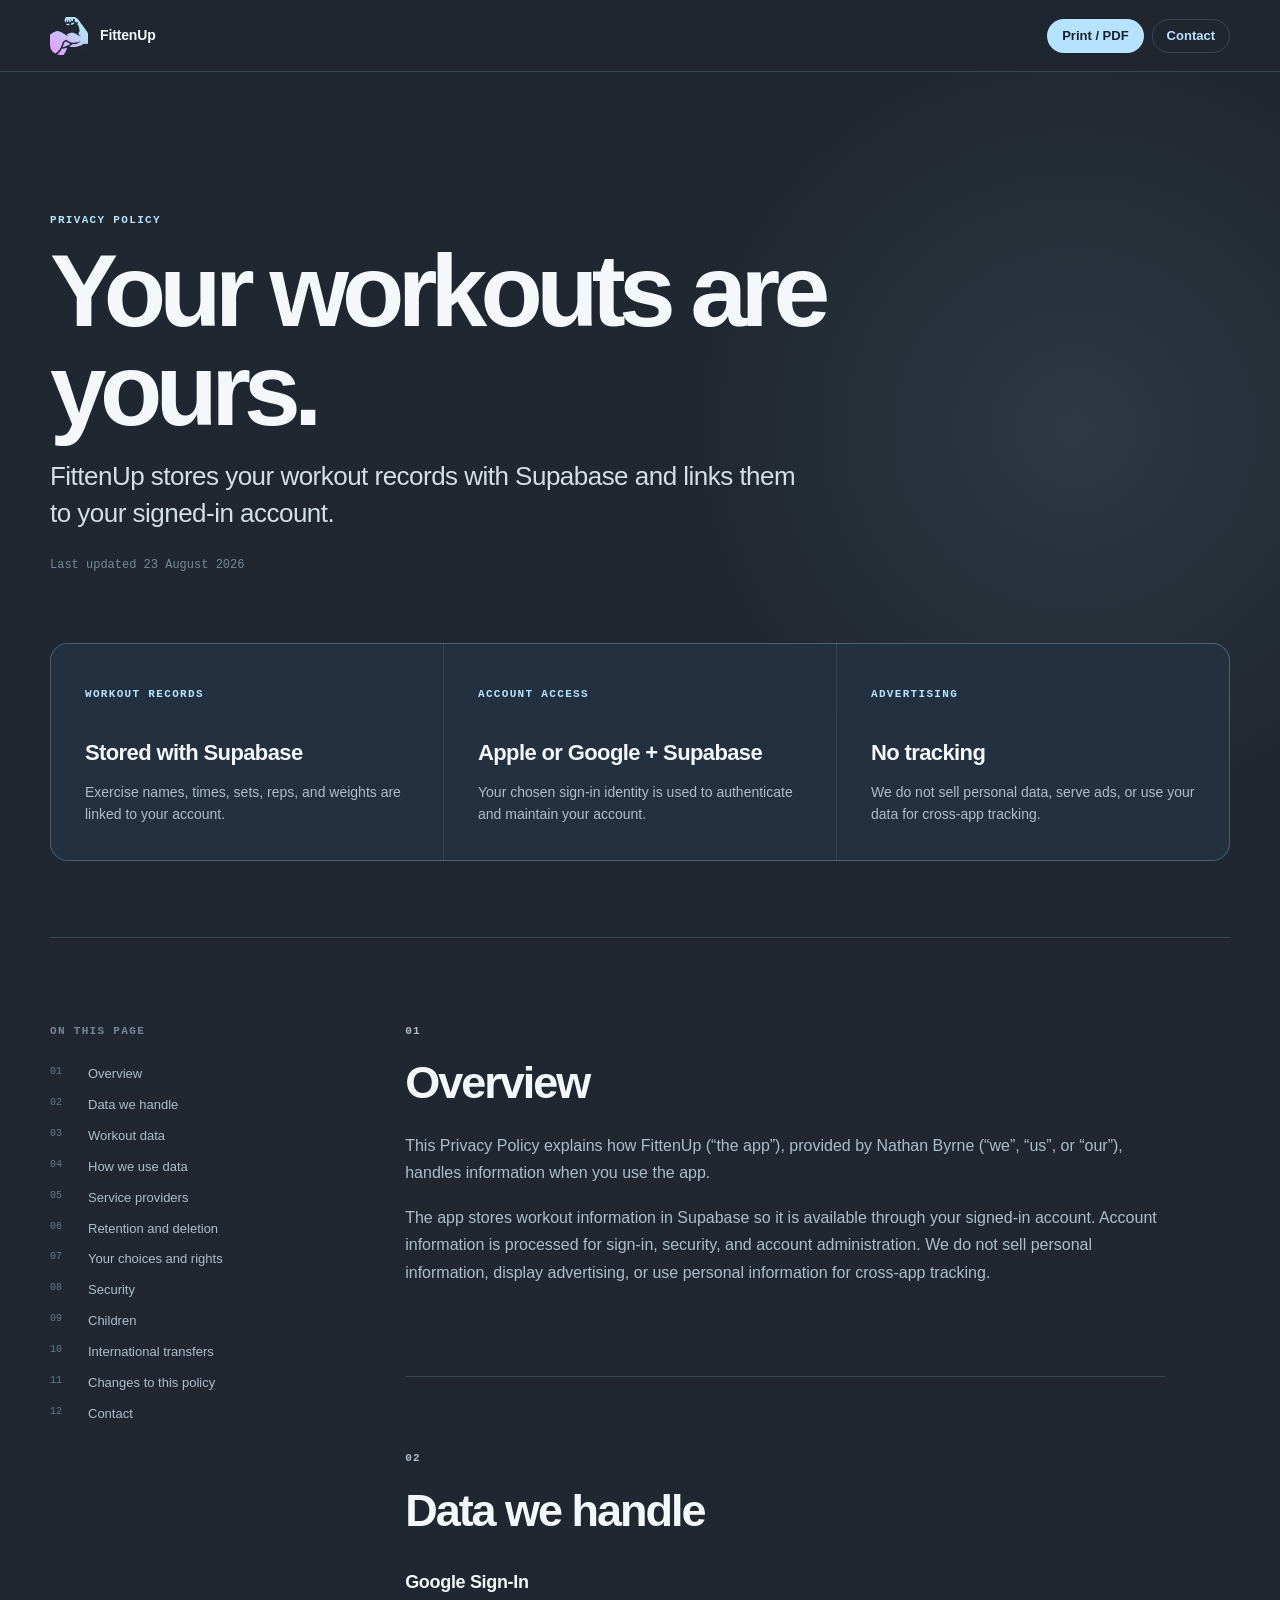
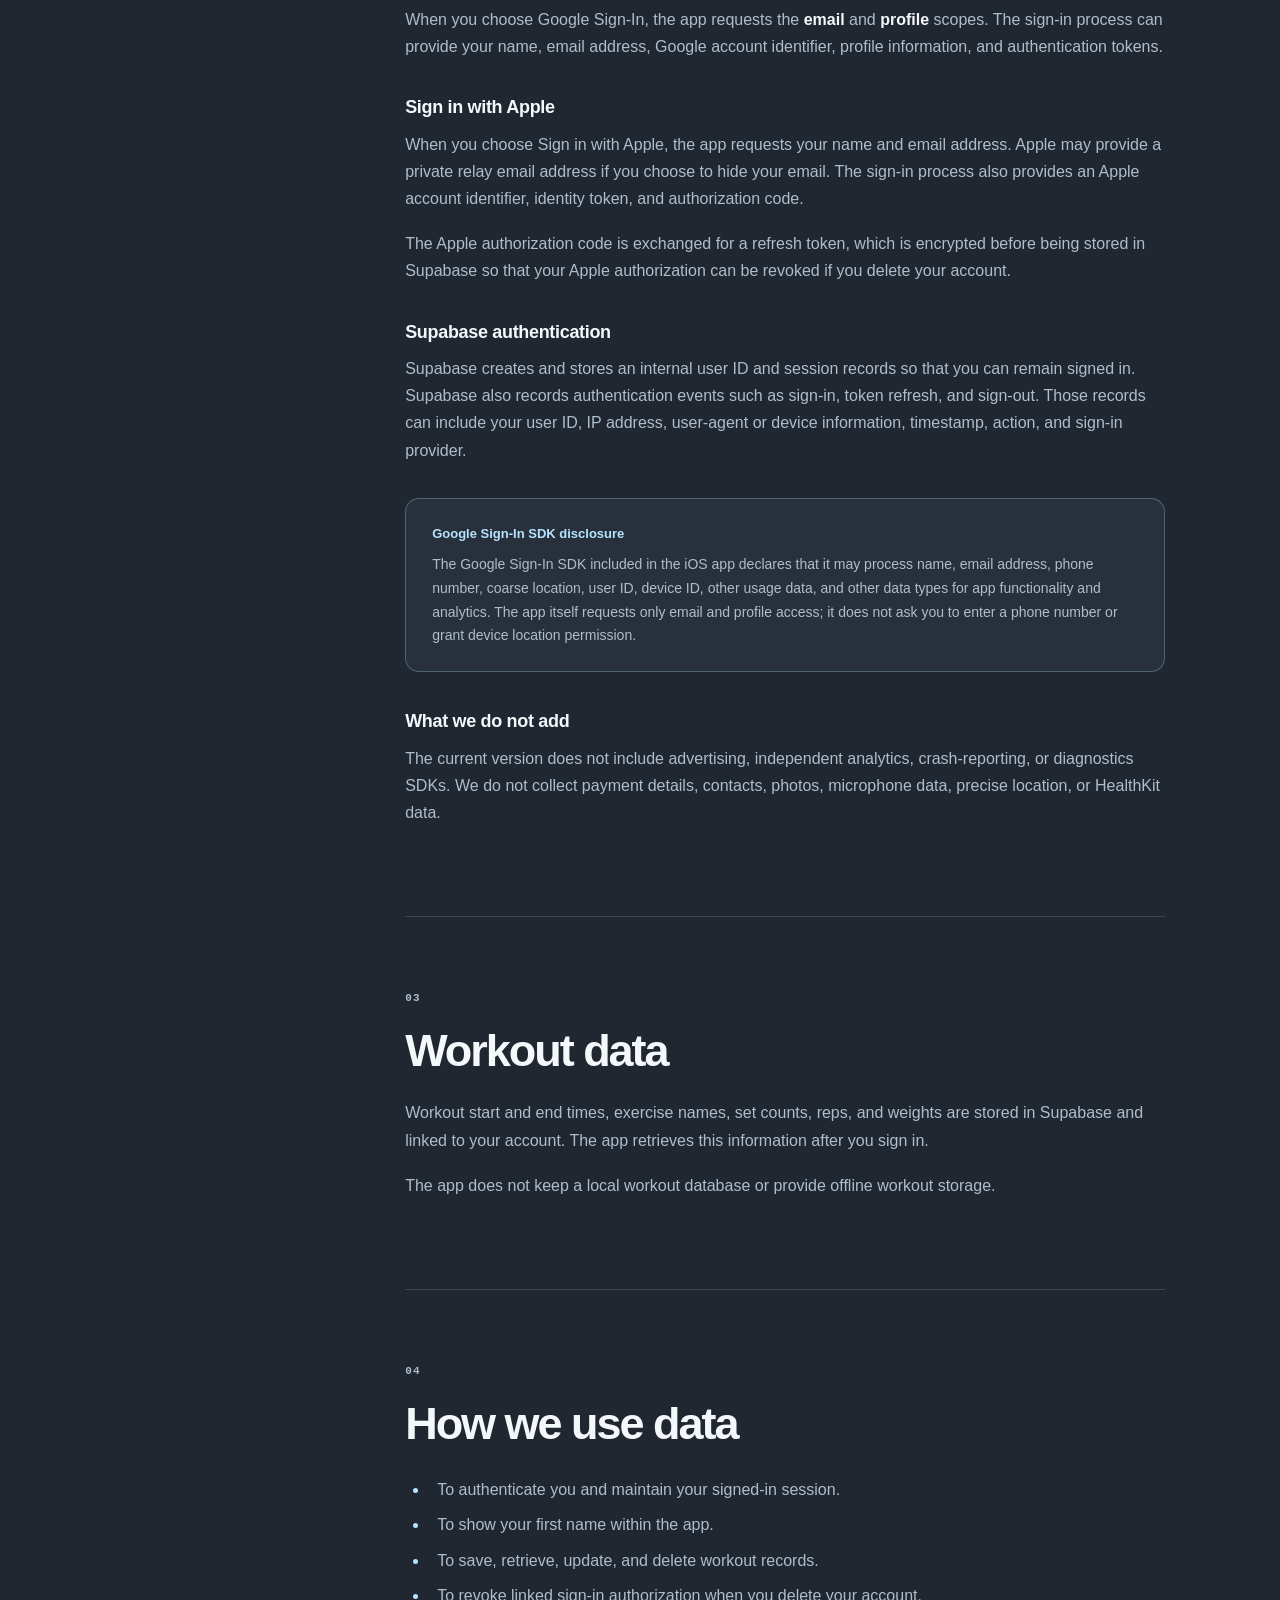
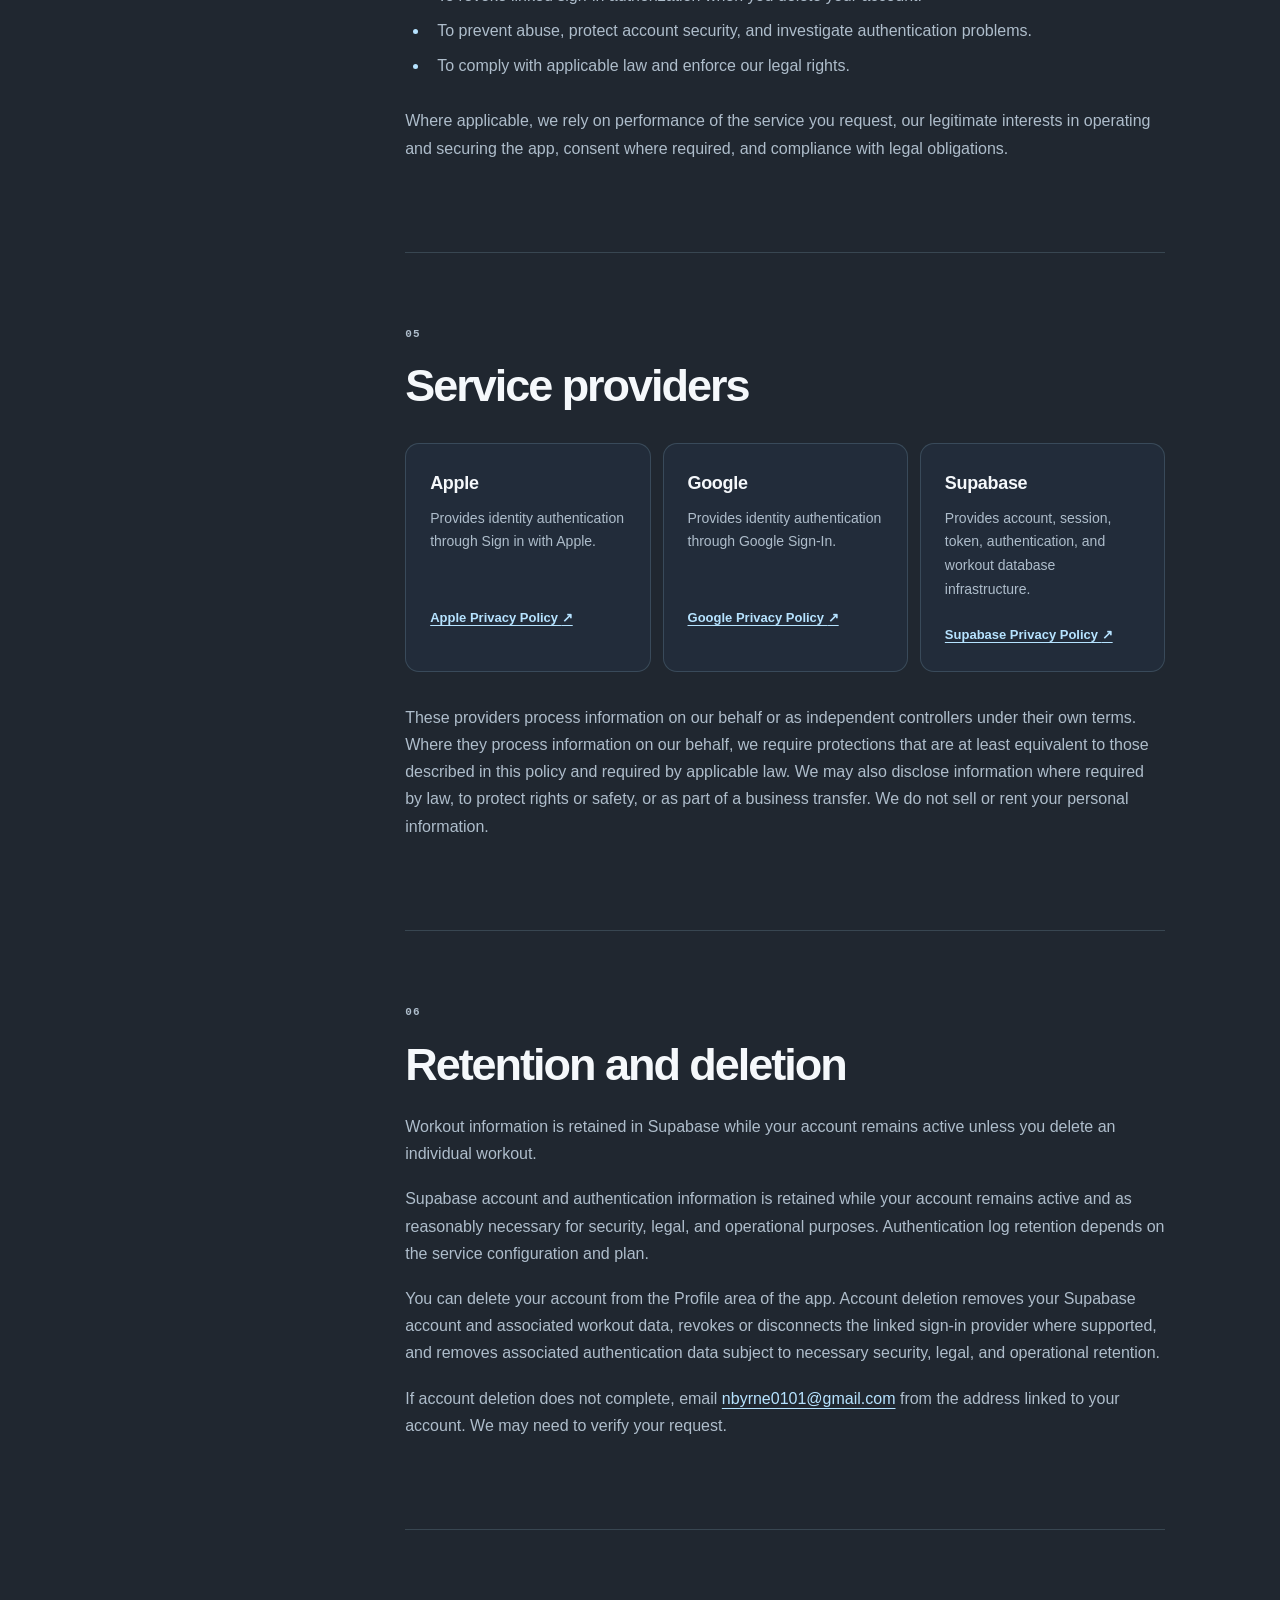
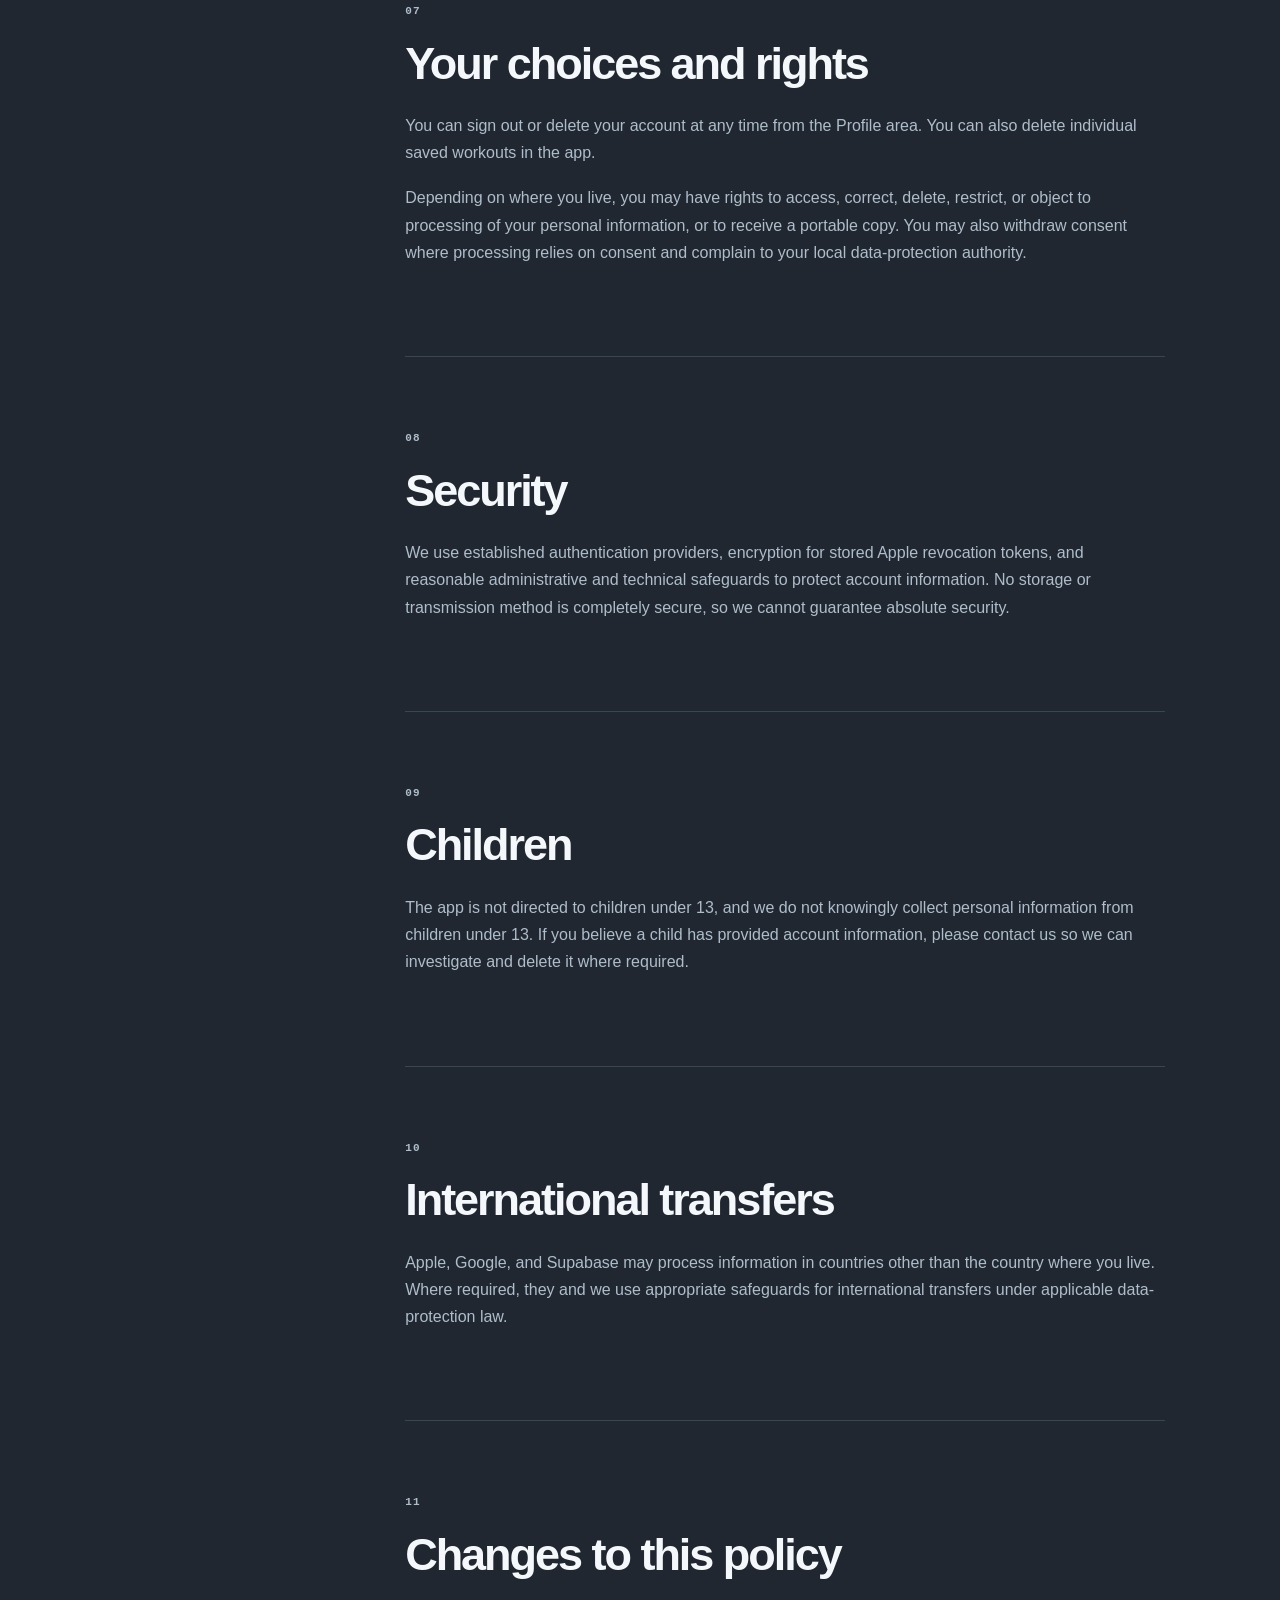
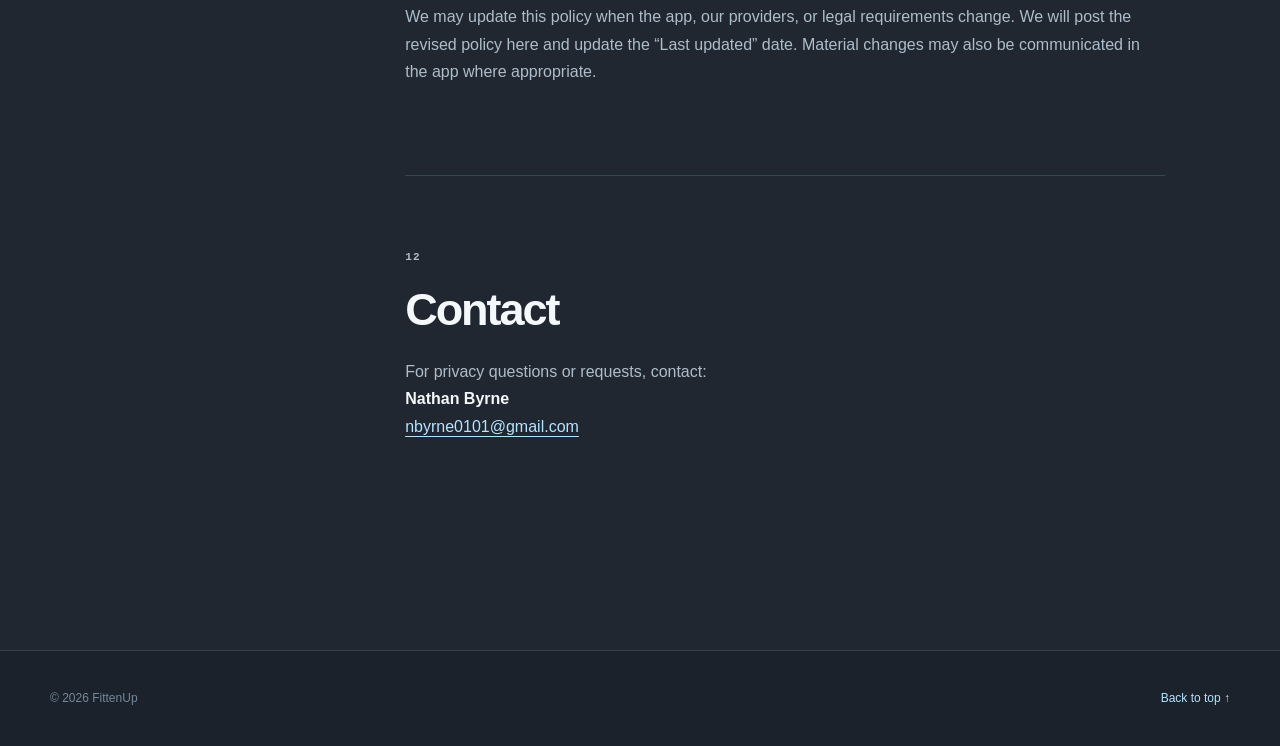
<file: docs/index.html>
<!doctype html>
<html lang="en">
  <head>
    <meta charset="utf-8" />
    <meta name="viewport" content="width=device-width, initial-scale=1" />
    <title>Privacy Policy | FittenUp</title>
    <meta
      name="description"
      content="How FittenUp handles account information, authentication data, and workout records stored with Supabase."
    />
    <link
      rel="canonical"
      href="https://nathanbyrnecode.github.io/workout-tracker/"
    />
    <link rel="icon" href="app-icon.png" />
    <link rel="apple-touch-icon" href="app-icon.png" />
    <link rel="stylesheet" href="styles.css" />
    <script src="script.js" defer></script>
    <meta property="og:type" content="website" />
    <meta property="og:title" content="FittenUp Privacy Policy" />
    <meta
      property="og:description"
      content="Your workout records are stored securely with your signed-in account."
    />
    <meta
      property="og:url"
      content="https://nathanbyrnecode.github.io/workout-tracker/"
    />
    <meta
      property="og:image"
      content="https://nathanbyrnecode.github.io/workout-tracker/og.png"
    />
    <meta
      property="og:image:alt"
      content="FittenUp Privacy Policy — Your workouts are stored with your signed-in account."
    />
    <meta name="twitter:card" content="summary_large_image" />
  </head>
  <body>
    <main>
      <header class="site-header">
        <a class="brand" href="#top" aria-label="FittenUp home">
          <img src="app-icon.png" alt="" width="38" height="38" />
          <span>FittenUp</span>
        </a>
        <div class="header-actions">
          <button
            class="print-action"
            type="button"
            data-print-policy
            aria-label="Print or save this privacy policy as a PDF"
          >
            Print / PDF
          </button>
          <a class="contact-link" href="mailto:nbyrne0101@gmail.com">Contact</a>
        </div>
      </header>

      <div id="top" class="page-shell">
        <section class="hero" aria-labelledby="page-title">
          <p class="kicker">Privacy policy</p>
          <h1 id="page-title">Your workouts are yours.</h1>
          <p class="hero-copy">
            FittenUp stores your workout records with Supabase and links
            them to your signed-in account.
          </p>
          <p class="updated">Last updated 23 August 2026</p>

          <div class="summary-grid" aria-label="Privacy at a glance">
            <div class="summary-card">
              <span class="summary-eyebrow">Workout records</span>
              <strong>Stored with Supabase</strong>
              <p>
                Exercise names, times, sets, reps, and weights are linked to
                your account.
              </p>
            </div>
            <div class="summary-card">
              <span class="summary-eyebrow">Account access</span>
              <strong>Apple or Google + Supabase</strong>
              <p>
                Your chosen sign-in identity is used to authenticate and
                maintain your account.
              </p>
            </div>
            <div class="summary-card">
              <span class="summary-eyebrow">Advertising</span>
              <strong>No tracking</strong>
              <p>
                We do not sell personal data, serve ads, or use your data for
                cross-app tracking.
              </p>
            </div>
          </div>
        </section>

        <div class="content-layout">
          <aside class="contents" aria-label="Policy contents">
            <p>On this page</p>
            <nav>
              <a href="#overview"><span>01</span>Overview</a>
              <a href="#data-we-handle"><span>02</span>Data we handle</a>
              <a href="#workout-data"><span>03</span>Workout data</a>
              <a href="#how-we-use-data"><span>04</span>How we use data</a>
              <a href="#service-providers"><span>05</span>Service providers</a>
              <a href="#retention"><span>06</span>Retention and deletion</a>
              <a href="#your-choices"><span>07</span>Your choices and rights</a>
              <a href="#security"><span>08</span>Security</a>
              <a href="#children"><span>09</span>Children</a>
              <a href="#international-transfers"
                ><span>10</span>International transfers</a
              >
              <a href="#changes"><span>11</span>Changes to this policy</a>
              <a href="#contact"><span>12</span>Contact</a>
            </nav>
          </aside>

          <article class="policy">
            <section id="overview">
              <p class="section-number">01</p>
              <h2>Overview</h2>
              <p>
                This Privacy Policy explains how FittenUp (“the app”),
                provided by Nathan Byrne (“we”, “us”, or “our”), handles
                information when you use the app.
              </p>
              <p>
                The app stores workout information in Supabase so it is
                available through your signed-in account. Account information
                is processed for sign-in, security, and account administration.
                We do not sell personal information, display advertising, or
                use personal information for cross-app tracking.
              </p>
            </section>

            <section id="data-we-handle">
              <p class="section-number">02</p>
              <h2>Data we handle</h2>

              <h3>Google Sign-In</h3>
              <p>
                When you choose Google Sign-In, the app requests the
                <strong>email</strong> and <strong>profile</strong> scopes. The
                sign-in process can provide your name, email address, Google
                account identifier, profile information, and authentication
                tokens.
              </p>

              <h3>Sign in with Apple</h3>
              <p>
                When you choose Sign in with Apple, the app requests your name
                and email address. Apple may provide a private relay email
                address if you choose to hide your email. The sign-in process
                also provides an Apple account identifier, identity token, and
                authorization code.
              </p>
              <p>
                The Apple authorization code is exchanged for a refresh token,
                which is encrypted before being stored in Supabase so that your
                Apple authorization can be revoked if you delete your account.
              </p>

              <h3>Supabase authentication</h3>
              <p>
                Supabase creates and stores an internal user ID and session
                records so that you can remain signed in. Supabase also records
                authentication events such as sign-in, token refresh, and
                sign-out. Those records can include your user ID, IP address,
                user-agent or device information, timestamp, action, and
                sign-in provider.
              </p>

              <div class="callout">
                <strong>Google Sign-In SDK disclosure</strong>
                <p>
                  The Google Sign-In SDK included in the iOS app declares that
                  it may process name, email address, phone number, coarse
                  location, user ID, device ID, other usage data, and other data
                  types for app functionality and analytics. The app itself
                  requests only email and profile access; it does not ask you
                  to enter a phone number or grant device location permission.
                </p>
              </div>

              <h3>What we do not add</h3>
              <p>
                The current version does not include advertising, independent
                analytics, crash-reporting, or diagnostics SDKs. We do not
                collect payment details, contacts, photos, microphone data,
                precise location, or HealthKit data.
              </p>
            </section>

            <section id="workout-data">
              <p class="section-number">03</p>
              <h2>Workout data</h2>
              <p>
                Workout start and end times, exercise names, set counts, reps,
                and weights are stored in Supabase and linked to your account.
                The app retrieves this information after you sign in.
              </p>
              <p>
                The app does not keep a local workout database or provide
                offline workout storage.
              </p>
            </section>

            <section id="how-we-use-data">
              <p class="section-number">04</p>
              <h2>How we use data</h2>
              <ul>
                <li>To authenticate you and maintain your signed-in session.</li>
                <li>To show your first name within the app.</li>
                <li>To save, retrieve, update, and delete workout records.</li>
                <li>
                  To revoke linked sign-in authorization when you delete your
                  account.
                </li>
                <li>
                  To prevent abuse, protect account security, and investigate
                  authentication problems.
                </li>
                <li>
                  To comply with applicable law and enforce our legal rights.
                </li>
              </ul>
              <p>
                Where applicable, we rely on performance of the service you
                request, our legitimate interests in operating and securing the
                app, consent where required, and compliance with legal
                obligations.
              </p>
            </section>

            <section id="service-providers">
              <p class="section-number">05</p>
              <h2>Service providers</h2>
              <div class="provider-list">
                <div>
                  <h3>Apple</h3>
                  <p>Provides identity authentication through Sign in with Apple.</p>
                  <a
                    href="https://www.apple.com/legal/privacy/"
                    rel="noreferrer"
                    target="_blank"
                    >Apple Privacy Policy <span aria-hidden="true">↗</span></a
                  >
                </div>
                <div>
                  <h3>Google</h3>
                  <p>Provides identity authentication through Google Sign-In.</p>
                  <a
                    href="https://policies.google.com/privacy"
                    rel="noreferrer"
                    target="_blank"
                    >Google Privacy Policy <span aria-hidden="true">↗</span></a
                  >
                </div>
                <div>
                  <h3>Supabase</h3>
                  <p>
                    Provides account, session, token, authentication, and
                    workout database infrastructure.
                  </p>
                  <a
                    href="https://supabase.com/privacy"
                    rel="noreferrer"
                    target="_blank"
                    >Supabase Privacy Policy <span aria-hidden="true">↗</span></a
                  >
                </div>
              </div>
              <p>
                These providers process information on our behalf or as
                independent controllers under their own terms. Where they
                process information on our behalf, we require protections that
                are at least equivalent to those described in this policy and
                required by applicable law. We may also disclose information
                where required by law, to protect rights or safety, or as part
                of a business transfer. We do not sell or rent your personal
                information.
              </p>
            </section>

            <section id="retention">
              <p class="section-number">06</p>
              <h2>Retention and deletion</h2>
              <p>
                Workout information is retained in Supabase while your account
                remains active unless you delete an individual workout.
              </p>
              <p>
                Supabase account and authentication information is retained
                while your account remains active and as reasonably necessary
                for security, legal, and operational purposes. Authentication
                log retention depends on the service configuration and plan.
              </p>
              <p>
                You can delete your account from the Profile area of the app.
                Account deletion removes your Supabase account and associated
                workout data, revokes or disconnects the linked sign-in provider
                where supported, and removes associated authentication data
                subject to necessary security, legal, and operational retention.
              </p>
              <p>
                If account deletion does not complete, email
                <a href="mailto:nbyrne0101@gmail.com"
                  >nbyrne0101@gmail.com</a
                >
                from the address linked to your account. We may need to verify
                your request.
              </p>
            </section>

            <section id="your-choices">
              <p class="section-number">07</p>
              <h2>Your choices and rights</h2>
              <p>
                You can sign out or delete your account at any time from the
                Profile area. You can also delete individual saved workouts in
                the app.
              </p>
              <p>
                Depending on where you live, you may have rights to access,
                correct, delete, restrict, or object to processing of your
                personal information, or to receive a portable copy. You may
                also withdraw consent where processing relies on consent and
                complain to your local data-protection authority.
              </p>
            </section>

            <section id="security">
              <p class="section-number">08</p>
              <h2>Security</h2>
              <p>
                We use established authentication providers, encryption for
                stored Apple revocation tokens, and reasonable administrative
                and technical safeguards to protect account information. No
                storage or transmission method is completely secure, so we
                cannot guarantee absolute security.
              </p>
            </section>

            <section id="children">
              <p class="section-number">09</p>
              <h2>Children</h2>
              <p>
                The app is not directed to children under 13, and we do not
                knowingly collect personal information from children under 13.
                If you believe a child has provided account information, please
                contact us so we can investigate and delete it where required.
              </p>
            </section>

            <section id="international-transfers">
              <p class="section-number">10</p>
              <h2>International transfers</h2>
              <p>
                Apple, Google, and Supabase may process information in countries
                other than the country where you live. Where required, they and
                we use appropriate safeguards for international transfers under
                applicable data-protection law.
              </p>
            </section>

            <section id="changes">
              <p class="section-number">11</p>
              <h2>Changes to this policy</h2>
              <p>
                We may update this policy when the app, our providers, or legal
                requirements change. We will post the revised policy here and
                update the “Last updated” date. Material changes may also be
                communicated in the app where appropriate.
              </p>
            </section>

            <section id="contact">
              <p class="section-number">12</p>
              <h2>Contact</h2>
              <p>
                For privacy questions or requests, contact:<br />
                <strong>Nathan Byrne</strong><br />
                <a href="mailto:nbyrne0101@gmail.com"
                  >nbyrne0101@gmail.com</a
                >
              </p>
            </section>
          </article>
        </div>
      </div>

      <footer>
        <span>© 2026 FittenUp</span>
        <a href="#top">Back to top ↑</a>
      </footer>
    </main>
  </body>
</html>
</file>
<file: docs/styles.css>
:root {
  --ink: #f5f8fb;
  --muted: #aebdcb;
  --subtle: #75889b;
  --background: #202730;
  --surface: #232f3e;
  --line: rgba(182, 227, 255, 0.16);
  --accent: #b6e3ff;
}

* {
  box-sizing: border-box;
}

html {
  scroll-behavior: smooth;
  scroll-padding-top: 88px;
}

body {
  margin: 0;
  background:
    radial-gradient(
      circle at 84% 6%,
      rgba(182, 227, 255, 0.09),
      transparent 24rem
    ),
    var(--background);
  color: var(--ink);
  font-family:
    Inter, ui-sans-serif, -apple-system, BlinkMacSystemFont, "Segoe UI",
    sans-serif;
  font-size: 16px;
  line-height: 1.7;
}

a {
  color: var(--accent);
  text-decoration-thickness: 1px;
  text-underline-offset: 0.22em;
}

.site-header {
  position: sticky;
  top: 0;
  z-index: 20;
  display: flex;
  align-items: center;
  justify-content: space-between;
  min-height: 72px;
  padding: 0 max(24px, calc((100vw - 1180px) / 2));
  border-bottom: 1px solid var(--line);
  background: rgba(32, 39, 48, 0.88);
  backdrop-filter: blur(18px);
}

.brand {
  display: inline-flex;
  gap: 12px;
  align-items: center;
  color: var(--ink);
  font-size: 14px;
  font-weight: 680;
  letter-spacing: -0.01em;
  text-decoration: none;
}

.brand img {
  border-radius: 10px;
}

.header-actions {
  display: flex;
  gap: 8px;
  align-items: center;
}

.contact-link,
.print-action {
  display: inline-flex;
  align-items: center;
  min-height: 34px;
  padding: 7px 14px;
  border: 1px solid var(--line);
  border-radius: 999px;
  font-family: inherit;
  font-size: 13px;
  font-weight: 650;
  line-height: 1;
  text-decoration: none;
}

.contact-link:hover,
.print-action:hover {
  border-color: rgba(182, 227, 255, 0.42);
  background: rgba(182, 227, 255, 0.07);
}

.print-action {
  border-color: transparent;
  background: var(--accent);
  color: #18232d;
  cursor: pointer;
}

.print-action:hover {
  border-color: transparent;
  background: #d8f1ff;
}

.print-action:focus-visible,
.contact-link:focus-visible {
  outline: 2px solid var(--accent);
  outline-offset: 3px;
}

.page-shell {
  width: min(1180px, calc(100% - 48px));
  margin: 0 auto;
}

.hero {
  padding: clamp(68px, 10vw, 132px) 0 76px;
  border-bottom: 1px solid var(--line);
}

.kicker,
.section-number,
.summary-eyebrow,
.contents > p {
  color: var(--accent);
  font-family: "SFMono-Regular", Consolas, "Liberation Mono", monospace;
  font-size: 11px;
  font-weight: 650;
  letter-spacing: 0.12em;
  text-transform: uppercase;
}

.hero h1 {
  max-width: 820px;
  margin: 12px 0 18px;
  font-size: clamp(48px, 8.5vw, 102px);
  font-weight: 680;
  letter-spacing: -0.066em;
  line-height: 0.97;
}

.hero-copy {
  max-width: 760px;
  margin: 0;
  color: #d3dee8;
  font-size: clamp(19px, 2.2vw, 26px);
  letter-spacing: -0.02em;
  line-height: 1.45;
}

.updated {
  margin: 22px 0 0;
  color: var(--subtle);
  font-family: "SFMono-Regular", Consolas, monospace;
  font-size: 12px;
}

.summary-grid {
  display: grid;
  grid-template-columns: repeat(3, 1fr);
  gap: 1px;
  margin-top: 68px;
  overflow: hidden;
  border: 1px solid var(--line);
  border-radius: 18px;
  background: var(--line);
}

.summary-card {
  min-height: 212px;
  padding: clamp(24px, 3vw, 34px);
  background: rgba(35, 47, 62, 0.94);
}

.summary-card strong {
  display: block;
  margin: 28px 0 10px;
  font-size: 22px;
  letter-spacing: -0.028em;
}

.summary-card p {
  margin: 0;
  color: var(--muted);
  font-size: 14px;
  line-height: 1.6;
}

.content-layout {
  display: grid;
  grid-template-columns: 240px minmax(0, 760px);
  gap: clamp(54px, 9vw, 118px);
  justify-content: start;
  padding: 84px 0 120px;
}

.contents {
  position: sticky;
  top: 108px;
  align-self: start;
}

.contents > p {
  margin: 0 0 20px;
  color: var(--subtle);
}

.contents nav {
  display: flex;
  flex-direction: column;
  gap: 2px;
}

.contents nav a {
  display: grid;
  grid-template-columns: 30px 1fr;
  gap: 8px;
  padding: 5px 0;
  color: var(--muted);
  font-size: 13px;
  line-height: 1.45;
  text-decoration: none;
}

.contents nav a:hover {
  color: var(--accent);
}

.contents nav span {
  color: #65798c;
  font-family: "SFMono-Regular", Consolas, monospace;
  font-size: 10px;
}

.policy section {
  padding: 0 0 72px;
  scroll-margin-top: 96px;
}

.policy section + section {
  padding-top: 72px;
  border-top: 1px solid var(--line);
}

.section-number {
  margin: 0 0 8px;
}

.policy h2 {
  margin: 0 0 24px;
  font-size: clamp(30px, 4vw, 45px);
  font-weight: 630;
  letter-spacing: -0.045em;
  line-height: 1.1;
}

.policy h3 {
  margin: 32px 0 8px;
  font-size: 18px;
  font-weight: 650;
  letter-spacing: -0.018em;
}

.policy p,
.policy li {
  color: var(--muted);
}

.policy p {
  margin: 0 0 18px;
}

.policy strong {
  color: var(--ink);
}

.policy ul {
  margin: 8px 0 24px;
  padding-left: 24px;
}

.policy li {
  padding: 4px 0 4px 8px;
}

.policy li::marker {
  color: var(--accent);
}

.callout {
  margin: 34px 0;
  padding: 24px 26px 23px;
  border: 1px solid rgba(182, 227, 255, 0.28);
  border-radius: 14px;
  background: rgba(182, 227, 255, 0.055);
}

.callout > strong {
  display: block;
  margin-bottom: 8px;
  color: var(--accent);
  font-size: 13px;
}

.callout p {
  margin: 0;
  font-size: 14px;
}

.provider-list {
  display: grid;
  grid-template-columns: repeat(3, 1fr);
  gap: 12px;
  margin: 32px 0;
}

.provider-list > div {
  padding: 24px;
  border: 1px solid var(--line);
  border-radius: 14px;
  background: rgba(35, 47, 62, 0.75);
}

.provider-list h3 {
  margin: 0 0 8px;
}

.provider-list p {
  min-height: 78px;
  margin: 0 0 18px;
  font-size: 14px;
}

.provider-list a {
  font-size: 13px;
  font-weight: 630;
}

footer {
  display: flex;
  align-items: center;
  justify-content: space-between;
  min-height: 96px;
  padding: 0 max(24px, calc((100vw - 1180px) / 2));
  border-top: 1px solid var(--line);
  background: #1b222b;
  color: var(--subtle);
  font-size: 12px;
}

footer a {
  text-decoration: none;
}

@media (max-width: 940px) {
  .provider-list {
    grid-template-columns: 1fr;
  }

  .provider-list p {
    min-height: 0;
  }
}

@media (max-width: 860px) {
  .summary-grid {
    grid-template-columns: 1fr;
  }

  .summary-card {
    min-height: 0;
  }

  .summary-card strong {
    margin-top: 18px;
  }

  .content-layout {
    grid-template-columns: 1fr;
    gap: 58px;
  }

  .contents {
    position: static;
    padding-bottom: 34px;
    border-bottom: 1px solid var(--line);
  }

  .contents nav {
    display: grid;
    grid-template-columns: repeat(2, minmax(0, 1fr));
    column-gap: 24px;
  }
}

@media (max-width: 560px) {
  .site-header {
    min-height: 64px;
    padding: 0 18px;
  }

  .contact-link,
  .print-action {
    padding-inline: 11px;
    font-size: 12px;
  }

  .brand img {
    width: 34px;
    height: 34px;
  }

  .page-shell {
    width: min(100% - 36px, 1180px);
  }

  .hero {
    padding-top: 58px;
  }

  .hero h1 {
    font-size: 50px;
  }

  .summary-grid {
    margin-top: 48px;
  }

  .content-layout {
    padding-top: 58px;
  }

  .contents nav {
    grid-template-columns: 1fr;
  }

  .policy section {
    padding-bottom: 56px;
  }

  .policy section + section {
    padding-top: 56px;
  }

  footer {
    min-height: 84px;
    padding: 0 18px;
  }
}

@media (prefers-reduced-motion: reduce) {
  html {
    scroll-behavior: auto;
  }
}

@media print {
  .site-header,
  .contents,
  footer {
    display: none;
  }

  body {
    background: white;
    color: black;
  }

  .page-shell {
    width: 100%;
  }

  .hero {
    padding: 0 0 32px;
  }

  .hero h1,
  .policy h2,
  .policy strong {
    color: black;
  }

  .hero-copy,
  .policy p,
  .policy li {
    color: #333;
  }

  .summary-card,
  .callout,
  .provider-list > div {
    background: white;
  }

  .content-layout {
    display: block;
    padding: 42px 0;
  }
}
</file>
